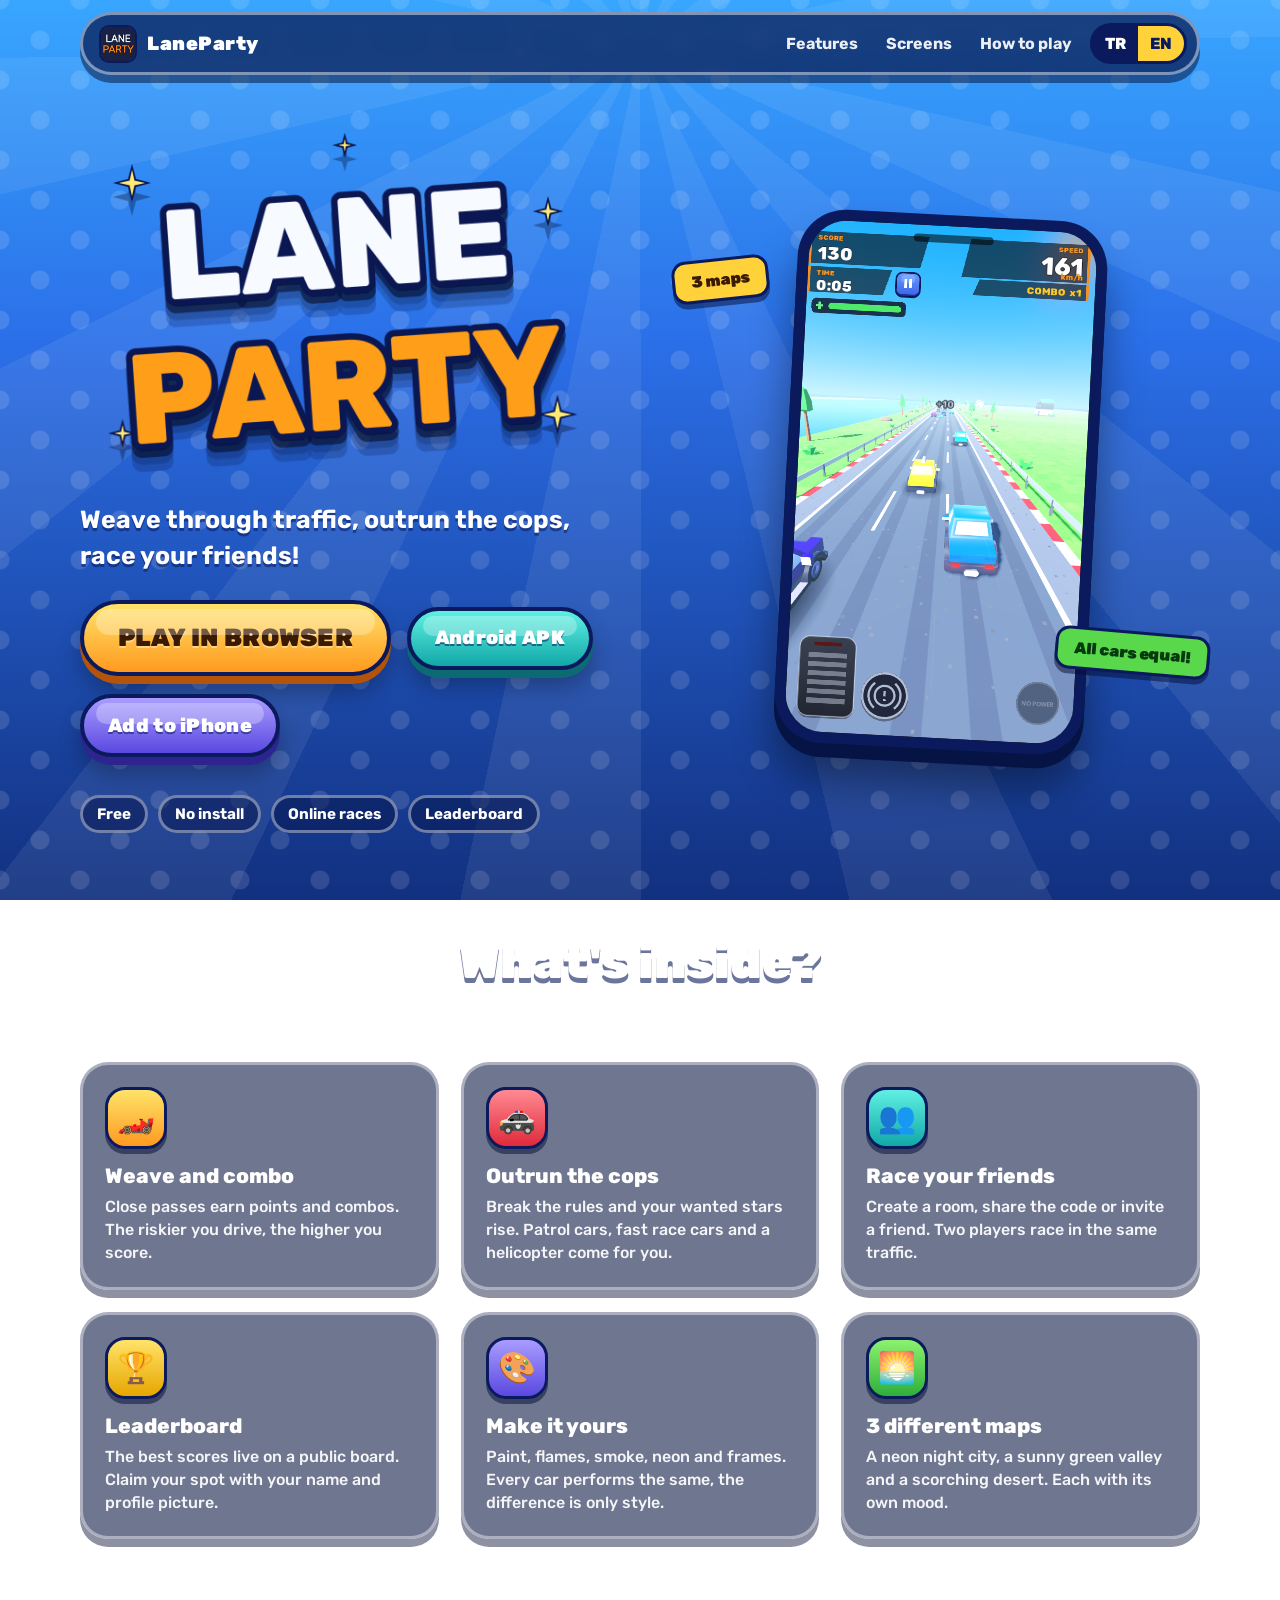
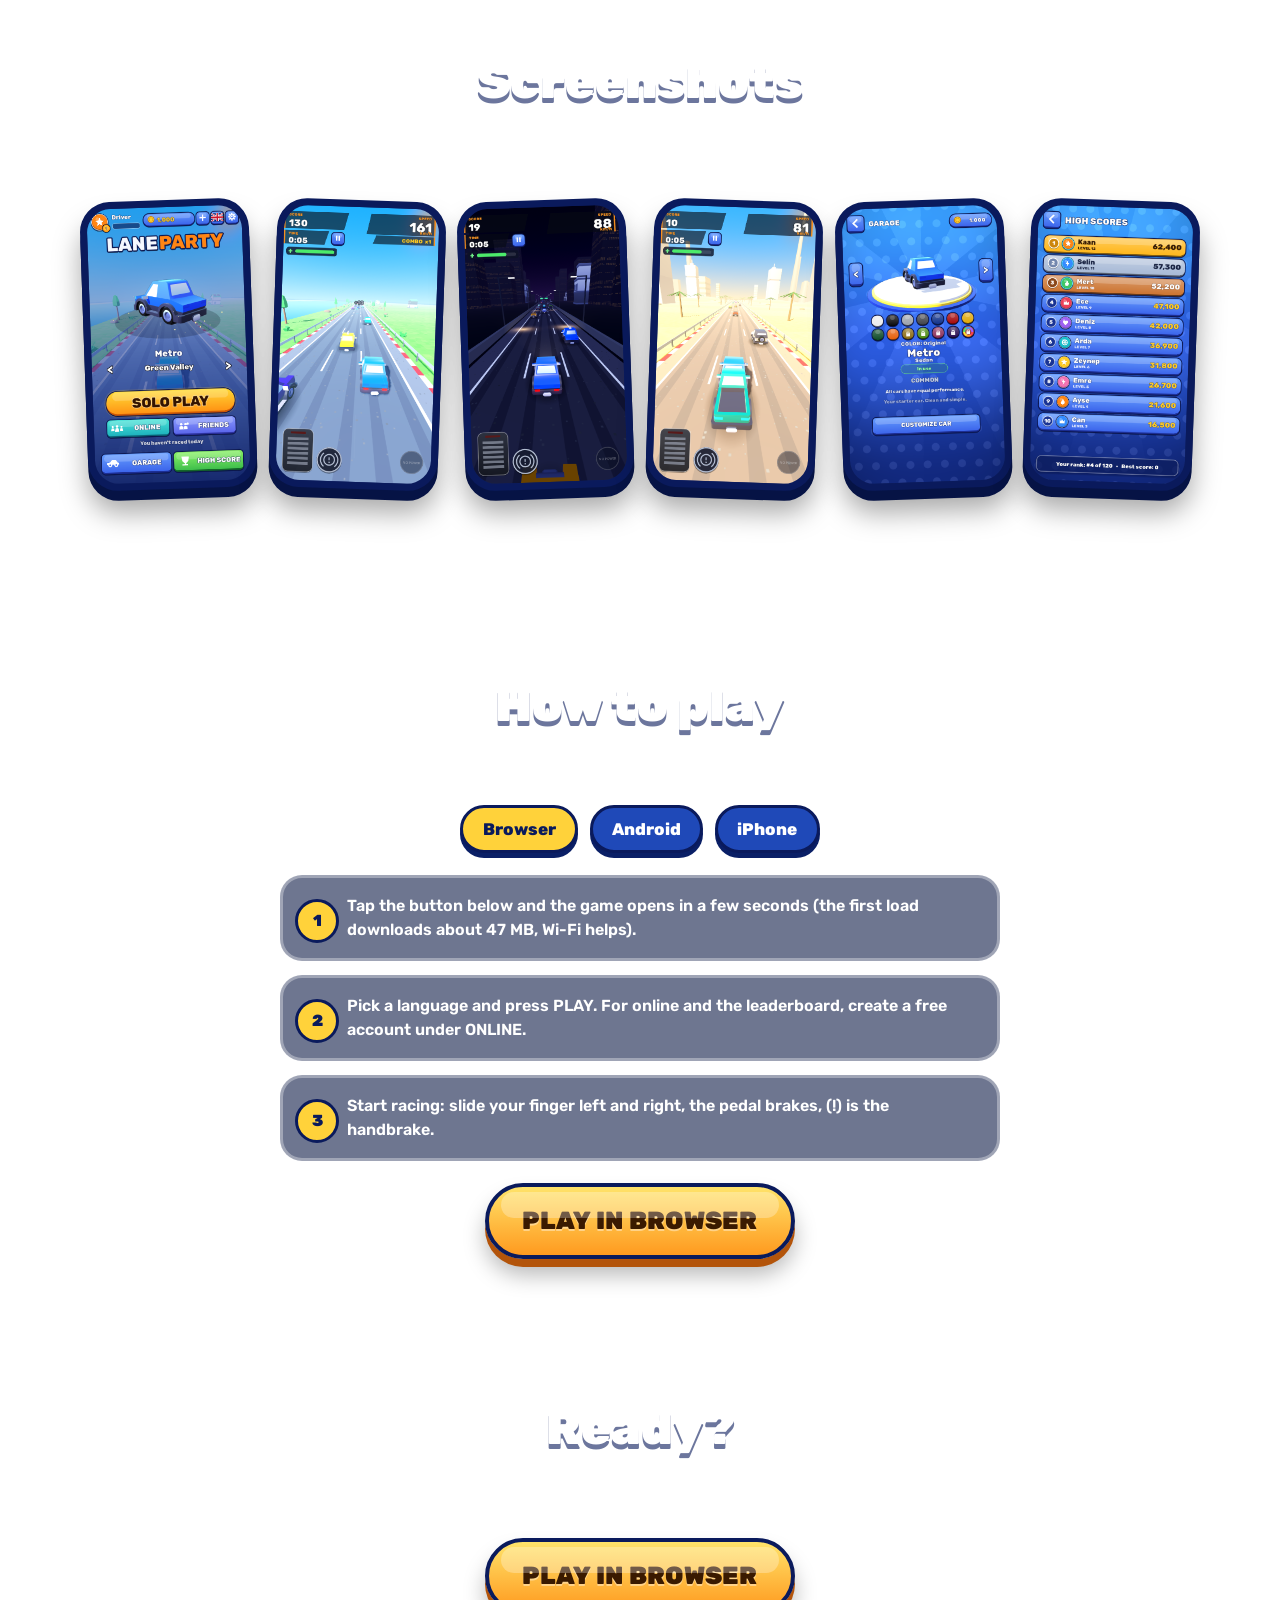
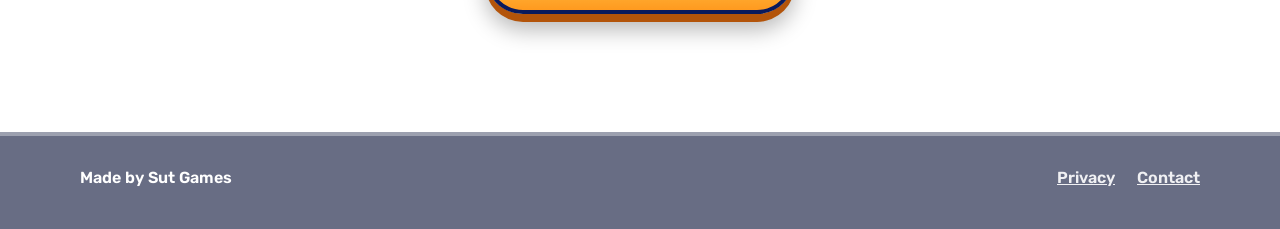
<file: index.html>
<!doctype html>
<html lang="tr">
<head>
<meta charset="utf-8">
<meta name="viewport" content="width=device-width, initial-scale=1">
<title>LaneParty – Otoyol Arcade Yarışı | Highway Arcade Racing</title>
<meta name="description" content="LaneParty: ücretsiz, hızlı otoyol arcade yarışı. Trafikte makas at, polisten kaç, arkadaşlarınla online yarış ve skor tablosuna gir. / Free highway arcade racer: weave through traffic, outrun the cops, race friends online.">
<meta name="theme-color" content="#2b6fe8">
<meta property="og:type" content="website">
<meta property="og:title" content="LaneParty – Highway Arcade Racing">
<meta property="og:description" content="Weave through traffic, outrun the cops, race your friends. Free, plays in your browser.">
<meta property="og:url" content="https://sutgames.com/">
<meta property="og:image" content="https://sutgames.com/img/og.png">
<meta name="twitter:card" content="summary_large_image">
<link rel="icon" href="img/icon.png">
<link rel="canonical" href="https://sutgames.com/">
<link rel="apple-touch-icon" href="img/icon.png">
<link rel="stylesheet" href="style.css">
</head>
<body>

<header class="nav">
  <a class="brand" href="#top"><img src="img/icon.png" alt="" width="38" height="38"><span>LaneParty</span></a>
  <nav>
    <a href="#features" data-i18n="nav_features">Özellikler</a>
    <a href="#screens" data-i18n="nav_screens">Ekranlar</a>
    <a href="#play" data-i18n="nav_play">Nasıl oynarım?</a>
  </nav>
  <div class="lang" role="group" aria-label="Language">
    <button type="button" data-l="tr" aria-pressed="true">TR</button>
    <button type="button" data-l="en" aria-pressed="false">EN</button>
  </div>
</header>

<main id="top">
  <div class="wrap hero">
    <div class="copy">
      <h1><span style="position:absolute;left:-9999px">LaneParty</span><img class="logo float" src="img/logo.png" alt="LaneParty" width="520" height="359"></h1>
      <p class="lead" data-i18n="lead">Otoyolda makas at, polisten kaç, arkadaşlarınla yarış!</p>
      <div class="cta">
        <a class="btn btn-play" id="playLink" href="/play/" data-i18n="play">TARAYICIDA OYNA</a>
        <a class="btn btn-teal" id="apkLink" href="https://github.com/emirhansut/laneparty-download/releases/download/v0.2.0/LaneParty-0.2.0.apk" data-i18n="android">Android APK</a>
        <a class="btn btn-purple" href="#play" data-i18n="iphone">iPhone'a ekle</a>
      </div>
      <div class="pills">
        <span class="pill" data-i18n="p1">Ücretsiz</span><span class="pill" data-i18n="p2">Kurulum yok</span>
        <span class="pill" data-i18n="p3">Online yarış</span><span class="pill" data-i18n="p4">Skor tablosu</span>
      </div>
    </div>
    <div class="stage">
      <div class="phone" aria-hidden="true"><div class="shots">
        <img class="on" src="img/race_green.png" alt="">
        <img src="img/race_night.png" alt="">
        <img src="img/race_desert.png" alt="">
        <img src="img/leaderboard.png" alt="">
      </div></div>
      <span class="badge a" data-i18n="badge_a">3 harita</span>
      <span class="badge b" data-i18n="badge_b">Hepsi eşit araç!</span>
    </div>
  </div>

  <section id="features">
    <div class="wrap">
      <h2 class="title reveal" data-i18n="f_title">Neler var?</h2>
      <p class="sub reveal" data-i18n="f_sub">Kısa, hızlı, bağımlılık yapan otoyol yarışı.</p>
      <div class="grid">
        <article class="card c1 reveal"><div class="ico">🏎️</div><h3 data-i18n="f1h">Makas at, kombo yap</h3><p data-i18n="f1p"></p></article>
        <article class="card c2 reveal"><div class="ico">🚓</div><h3 data-i18n="f2h">Polisten kaç</h3><p data-i18n="f2p"></p></article>
        <article class="card c3 reveal"><div class="ico">👥</div><h3 data-i18n="f3h">Arkadaşlarınla yarış</h3><p data-i18n="f3p"></p></article>
        <article class="card c4 reveal"><div class="ico">🏆</div><h3 data-i18n="f4h">Skor tablosu</h3><p data-i18n="f4p"></p></article>
        <article class="card c5 reveal"><div class="ico">🎨</div><h3 data-i18n="f5h">Kendi tarzını yarat</h3><p data-i18n="f5p"></p></article>
        <article class="card c6 reveal"><div class="ico">🌅</div><h3 data-i18n="f6h">3 farklı harita</h3><p data-i18n="f6p"></p></article>
      </div>
    </div>
  </section>

  <section id="screens">
    <div class="wrap">
      <h2 class="title reveal" data-i18n="s_title">Oyundan kareler</h2>
      <p class="sub reveal" data-i18n="s_sub">Telefonda dikey, tek elle.</p>
    </div>
    <div class="wrap">
      <div class="gallery">
        <figure><div class="ph"><img loading="lazy" src="img/home.png" alt=""></div><figcaption data-i18n="cap1">Ana menü</figcaption></figure>
        <figure><div class="ph"><img loading="lazy" src="img/race_green.png" alt=""></div><figcaption data-i18n="cap2">Yeşil Vadi</figcaption></figure>
        <figure><div class="ph"><img loading="lazy" src="img/race_night.png" alt=""></div><figcaption data-i18n="cap3">Gece Sürüşü</figcaption></figure>
        <figure><div class="ph"><img loading="lazy" src="img/race_desert.png" alt=""></div><figcaption data-i18n="cap4">Çöl</figcaption></figure>
        <figure><div class="ph"><img loading="lazy" src="img/garage.png" alt=""></div><figcaption data-i18n="cap5">Garaj</figcaption></figure>
        <figure><div class="ph"><img loading="lazy" src="img/leaderboard.png" alt=""></div><figcaption data-i18n="cap6">Skor tablosu</figcaption></figure>
      </div>
    </div>
  </section>

  <section id="play">
    <div class="wrap">
      <h2 class="title reveal" data-i18n="i_title">Nasıl oynarım?</h2>
      <p class="sub reveal" data-i18n="i_sub">En hızlısı tarayıcı.</p>
      <div class="tabs" role="tablist">
        <button class="tab" role="tab" data-p="p_web" aria-selected="true" data-i18n="tab_web">Tarayıcı</button>
        <button class="tab" role="tab" data-p="p_and" aria-selected="false" data-i18n="tab_and">Android</button>
        <button class="tab" role="tab" data-p="p_ios" aria-selected="false" data-i18n="tab_ios">iPhone</button>
      </div>
      <div class="panel on" id="p_web">
        <ol class="steps"><li data-i18n="w1"></li><li data-i18n="w2"></li><li data-i18n="w3"></li></ol>
        <div class="row"><a class="btn btn-play" href="/play/" data-i18n="play">TARAYICIDA OYNA</a></div>
      </div>
      <div class="panel" id="p_and">
        <ol class="steps"><li data-i18n="a1"></li><li data-i18n="a2"></li><li data-i18n="a3"></li></ol>
        <div class="row"><a class="btn btn-teal" href="https://github.com/emirhansut/laneparty-download/releases/download/v0.2.0/LaneParty-0.2.0.apk" data-i18n="android">Android APK</a></div>
        <p class="note" style="margin-top:18px" data-i18n="a_note"></p>
      </div>
      <div class="panel" id="p_ios">
        <ol class="steps"><li data-i18n="i1"></li><li data-i18n="i2"></li><li data-i18n="i3"></li></ol>
        <div class="row"><a class="btn btn-purple" href="/play/" data-i18n="play">TARAYICIDA OYNA</a></div>
        <p class="note" style="margin-top:18px" data-i18n="i_note"></p>
      </div>
    </div>
  </section>

  <section class="final">
    <div class="wrap reveal">
      <h2 class="title" data-i18n="final_h">Hazır mısın?</h2>
      <p class="sub" data-i18n="final_p">Bir tur at, skorunu tabloya yaz.</p>
      <a class="btn btn-play" href="/play/" data-i18n="play">TARAYICIDA OYNA</a>
    </div>
  </section>
</main>

<footer>
  <div class="wrap">
    <span data-i18n="foot_made">Sut Games tarafından yapıldı</span>
    <span class="links"><a href="privacy.html" data-i18n="privacy">Gizlilik</a><a href="https://sutworks.com" data-i18n="contact">İletişim</a></span>
  </div>
</footer>

<script src="app.js"></script>
</body>
</html>
</file>
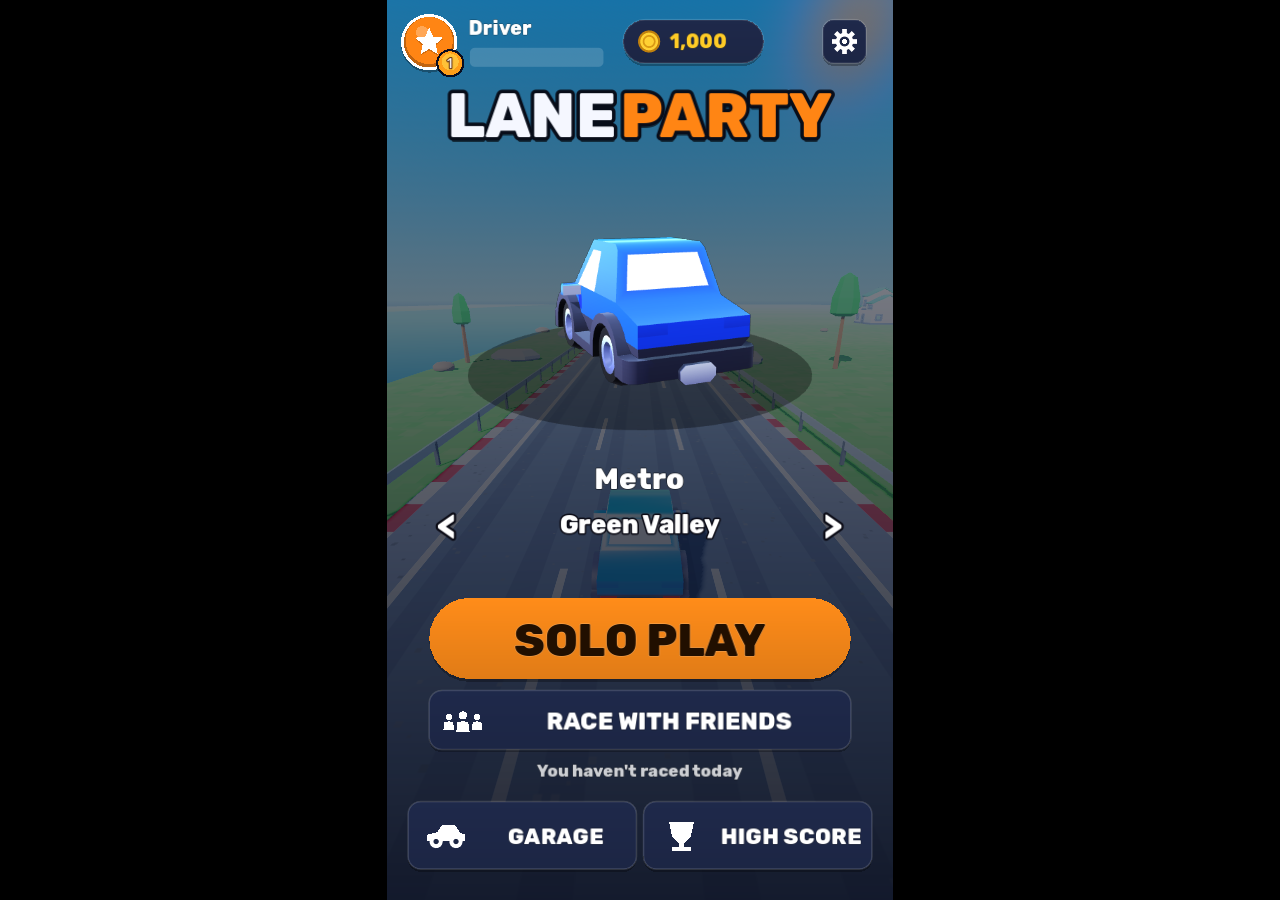
<file: play2/index.html>
<!DOCTYPE html>
<html lang="en">
	<head>
		<meta charset="utf-8">
		<meta name="viewport" content="width=device-width, user-scalable=no, initial-scale=1.0">
		<title>LaneParty</title>
		<style>
html, body, #canvas {
	margin: 0;
	padding: 0;
	border: 0;
}

body {
	color: white;
	background-color: black;
	overflow: hidden;
	touch-action: none;
}

#canvas {
	display: block;
}

#canvas:focus {
	outline: none;
}

#status, #status-splash, #status-progress {
	position: absolute;
	left: 0;
	right: 0;
}

#status, #status-splash {
	top: 0;
	bottom: 0;
}

#status {
	background-color: #0a0d1f;
	display: flex;
	flex-direction: column;
	justify-content: center;
	align-items: center;
	visibility: hidden;
}

#status-splash {
	max-height: 100%;
	max-width: 100%;
	margin: auto;
}

#status-splash.show-image--false {
	display: none;
}

#status-splash.fullsize--true {
	height: 100%;
	width: 100%;
	object-fit: contain;
}

#status-splash.use-filter--false {
	image-rendering: pixelated;
}

#status-progress, #status-notice {
	display: none;
}

#status-progress {
	bottom: 10%;
	width: 50%;
	margin: 0 auto;
}

#status-notice {
	background-color: #5b3943;
	border-radius: 0.5rem;
	border: 1px solid #9b3943;
	color: #e0e0e0;
	font-family: 'Noto Sans', 'Droid Sans', Arial, sans-serif;
	line-height: 1.3;
	margin: 0 2rem;
	overflow: hidden;
	padding: 1rem;
	text-align: center;
	z-index: 1;
}
		</style>
		<link id="-gd-engine-icon" rel="icon" type="image/png" href="index.icon.png" />
<link rel="apple-touch-icon" href="index.apple-touch-icon.png"/>

	</head>
	<body>
		<canvas id="canvas">
			Your browser does not support the canvas tag.
		</canvas>

		<noscript>
			Your browser does not support JavaScript.
		</noscript>

		<div id="status">
			<img id="status-splash" class="show-image--true fullsize--false use-filter--true" src="index.png" alt="">
			<progress id="status-progress"></progress>
			<div id="status-notice"></div>
		</div>

		<script src="index.js"></script>
		<script>
const GODOT_CONFIG = {"args":[],"canvasResizePolicy":2,"emscriptenPoolSize":8,"ensureCrossOriginIsolationHeaders":true,"executable":"index","experimentalVK":false,"fileSizes":{"index.pck":5866988,"index.wasm":39514754},"focusCanvas":true,"gdextensionLibs":[],"godotPoolSize":4};
const GODOT_THREADS_ENABLED = false;
const engine = new Engine(GODOT_CONFIG);

(function () {
	const statusOverlay = document.getElementById('status');
	const statusProgress = document.getElementById('status-progress');
	const statusNotice = document.getElementById('status-notice');

	let initializing = true;
	let statusMode = '';

	function setStatusMode(mode) {
		if (statusMode === mode || !initializing) {
			return;
		}
		if (mode === 'hidden') {
			statusOverlay.remove();
			initializing = false;
			return;
		}
		statusOverlay.style.visibility = 'visible';
		statusProgress.style.display = mode === 'progress' ? 'block' : 'none';
		statusNotice.style.display = mode === 'notice' ? 'block' : 'none';
		statusMode = mode;
	}

	function setStatusNotice(text) {
		while (statusNotice.lastChild) {
			statusNotice.removeChild(statusNotice.lastChild);
		}
		const lines = text.split('\n');
		lines.forEach((line) => {
			statusNotice.appendChild(document.createTextNode(line));
			statusNotice.appendChild(document.createElement('br'));
		});
	}

	function displayFailureNotice(err) {
		console.error(err);
		if (err instanceof Error) {
			setStatusNotice(err.message);
		} else if (typeof err === 'string') {
			setStatusNotice(err);
		} else {
			setStatusNotice('An unknown error occurred.');
		}
		setStatusMode('notice');
		initializing = false;
	}

	const missing = Engine.getMissingFeatures({
		threads: GODOT_THREADS_ENABLED,
	});

	if (missing.length !== 0) {
		if (GODOT_CONFIG['serviceWorker'] && GODOT_CONFIG['ensureCrossOriginIsolationHeaders'] && 'serviceWorker' in navigator) {
			let serviceWorkerRegistrationPromise;
			try {
				serviceWorkerRegistrationPromise = navigator.serviceWorker.getRegistration();
			} catch (err) {
				serviceWorkerRegistrationPromise = Promise.reject(new Error('Service worker registration failed.'));
			}
			// There's a chance that installing the service worker would fix the issue
			Promise.race([
				serviceWorkerRegistrationPromise.then((registration) => {
					if (registration != null) {
						return Promise.reject(new Error('Service worker already exists.'));
					}
					return registration;
				}).then(() => engine.installServiceWorker()),
				// For some reason, `getRegistration()` can stall
				new Promise((resolve) => {
					setTimeout(() => resolve(), 2000);
				}),
			]).then(() => {
				// Reload if there was no error.
				window.location.reload();
			}).catch((err) => {
				console.error('Error while registering service worker:', err);
			});
		} else {
			// Display the message as usual
			const missingMsg = 'Error\nThe following features required to run Godot projects on the Web are missing:\n';
			displayFailureNotice(missingMsg + missing.join('\n'));
		}
	} else {
		setStatusMode('progress');
		engine.startGame({
			'onProgress': function (current, total) {
				if (current > 0 && total > 0) {
					statusProgress.value = current;
					statusProgress.max = total;
				} else {
					statusProgress.removeAttribute('value');
					statusProgress.removeAttribute('max');
				}
			},
		}).then(() => {
			setStatusMode('hidden');
		}, displayFailureNotice);
	}
}());
		</script>
	</body>
</html>
</file>
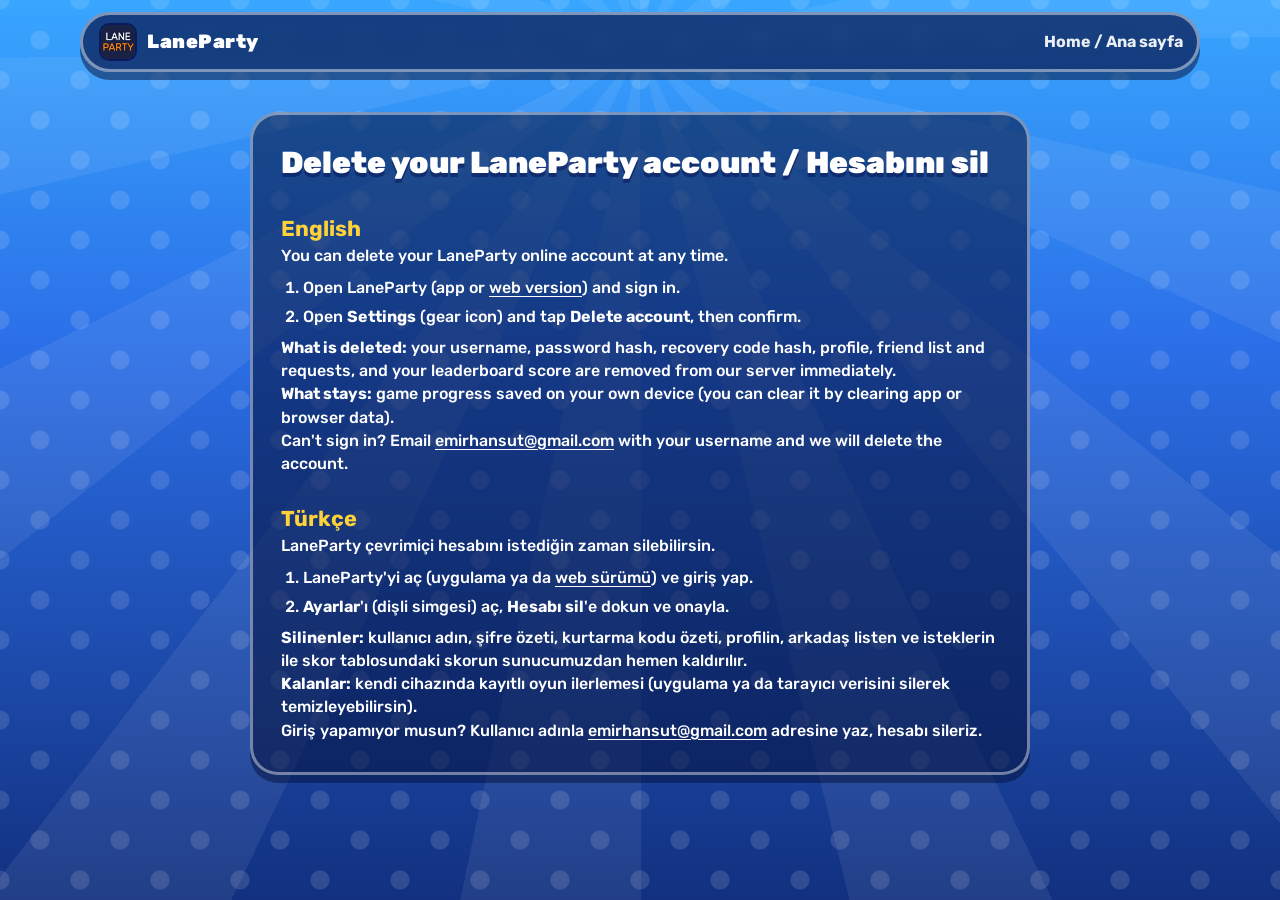
<file: delete-account.html>
<!doctype html>
<html lang="en">
<head>
<meta charset="utf-8">
<meta name="viewport" content="width=device-width, initial-scale=1">
<title>Delete your LaneParty account / Hesabını sil</title>
<meta name="robots" content="index,follow">
<link rel="icon" href="img/icon.png">
<link rel="stylesheet" href="style.css">
<style>
  .doc { width: min(780px, 92vw); margin: 40px auto 60px; background: var(--card); border: 3px solid rgba(255,255,255,.42); border-radius: 28px; padding: 26px 28px 30px; box-shadow: 0 8px 0 rgba(4,12,50,.45); }
  .doc h1 { font-size: 1.9rem; font-weight: 900; text-shadow: 0 4px 0 rgba(10,26,92,.6); }
  .doc h2 { margin-top: 28px; font-size: 1.35rem; color: var(--yellow); }
  .doc p, .doc li { font-weight: 500; }
  .doc ol, .doc ul { margin: 8px 0 8px 22px; display: grid; gap: 6px; }
  .doc a { text-decoration: underline; text-underline-offset: 3px; }
</style>
</head>
<body>
<header class="nav" style="margin-bottom:0">
  <a class="brand" href="/"><img src="img/icon.png" alt="" width="38" height="38"><span>LaneParty</span></a>
  <nav><a href="/">Home / Ana sayfa</a></nav>
</header>
<main class="doc">
<h1>Delete your LaneParty account / Hesabını sil</h1>

<h2>English</h2>
<p>You can delete your LaneParty online account at any time.</p>
<ol>
<li>Open LaneParty (app or <a href="/play/">web version</a>) and sign in.</li>
<li>Open <b>Settings</b> (gear icon) and tap <b>Delete account</b>, then confirm.</li>
</ol>
<p><b>What is deleted:</b> your username, password hash, recovery code hash, profile, friend list and requests, and your leaderboard score are removed from our server immediately.<br>
<b>What stays:</b> game progress saved on your own device (you can clear it by clearing app or browser data).</p>
<p>Can't sign in? Email <a href="mailto:emirhansut@gmail.com">emirhansut@gmail.com</a> with your username and we will delete the account.</p>

<h2>Türkçe</h2>
<p>LaneParty çevrimiçi hesabını istediğin zaman silebilirsin.</p>
<ol>
<li>LaneParty'yi aç (uygulama ya da <a href="/play/">web sürümü</a>) ve giriş yap.</li>
<li><b>Ayarlar</b>'ı (dişli simgesi) aç, <b>Hesabı sil</b>'e dokun ve onayla.</li>
</ol>
<p><b>Silinenler:</b> kullanıcı adın, şifre özeti, kurtarma kodu özeti, profilin, arkadaş listen ve isteklerin ile skor tablosundaki skorun sunucumuzdan hemen kaldırılır.<br>
<b>Kalanlar:</b> kendi cihazında kayıtlı oyun ilerlemesi (uygulama ya da tarayıcı verisini silerek temizleyebilirsin).</p>
<p>Giriş yapamıyor musun? Kullanıcı adınla <a href="mailto:emirhansut@gmail.com">emirhansut@gmail.com</a> adresine yaz, hesabı sileriz.</p>
</main>
</body>
</html>
</file>
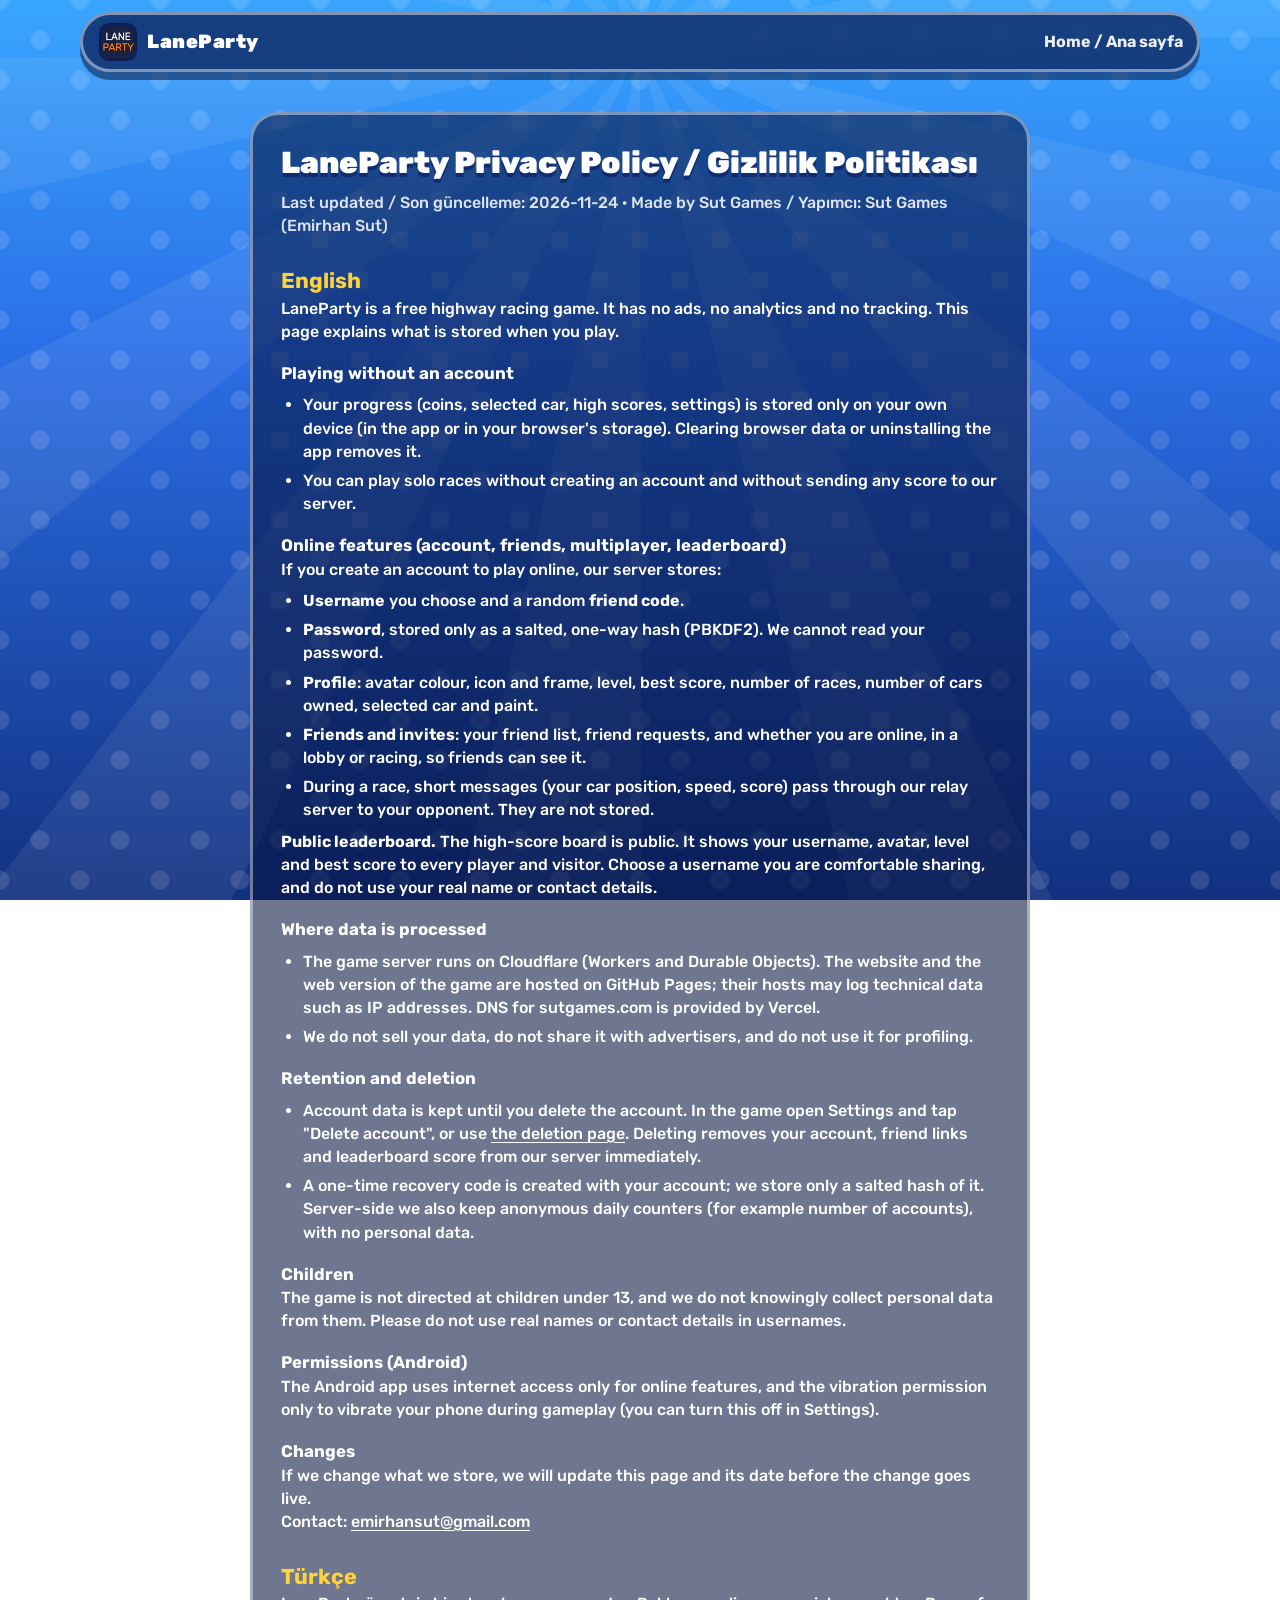
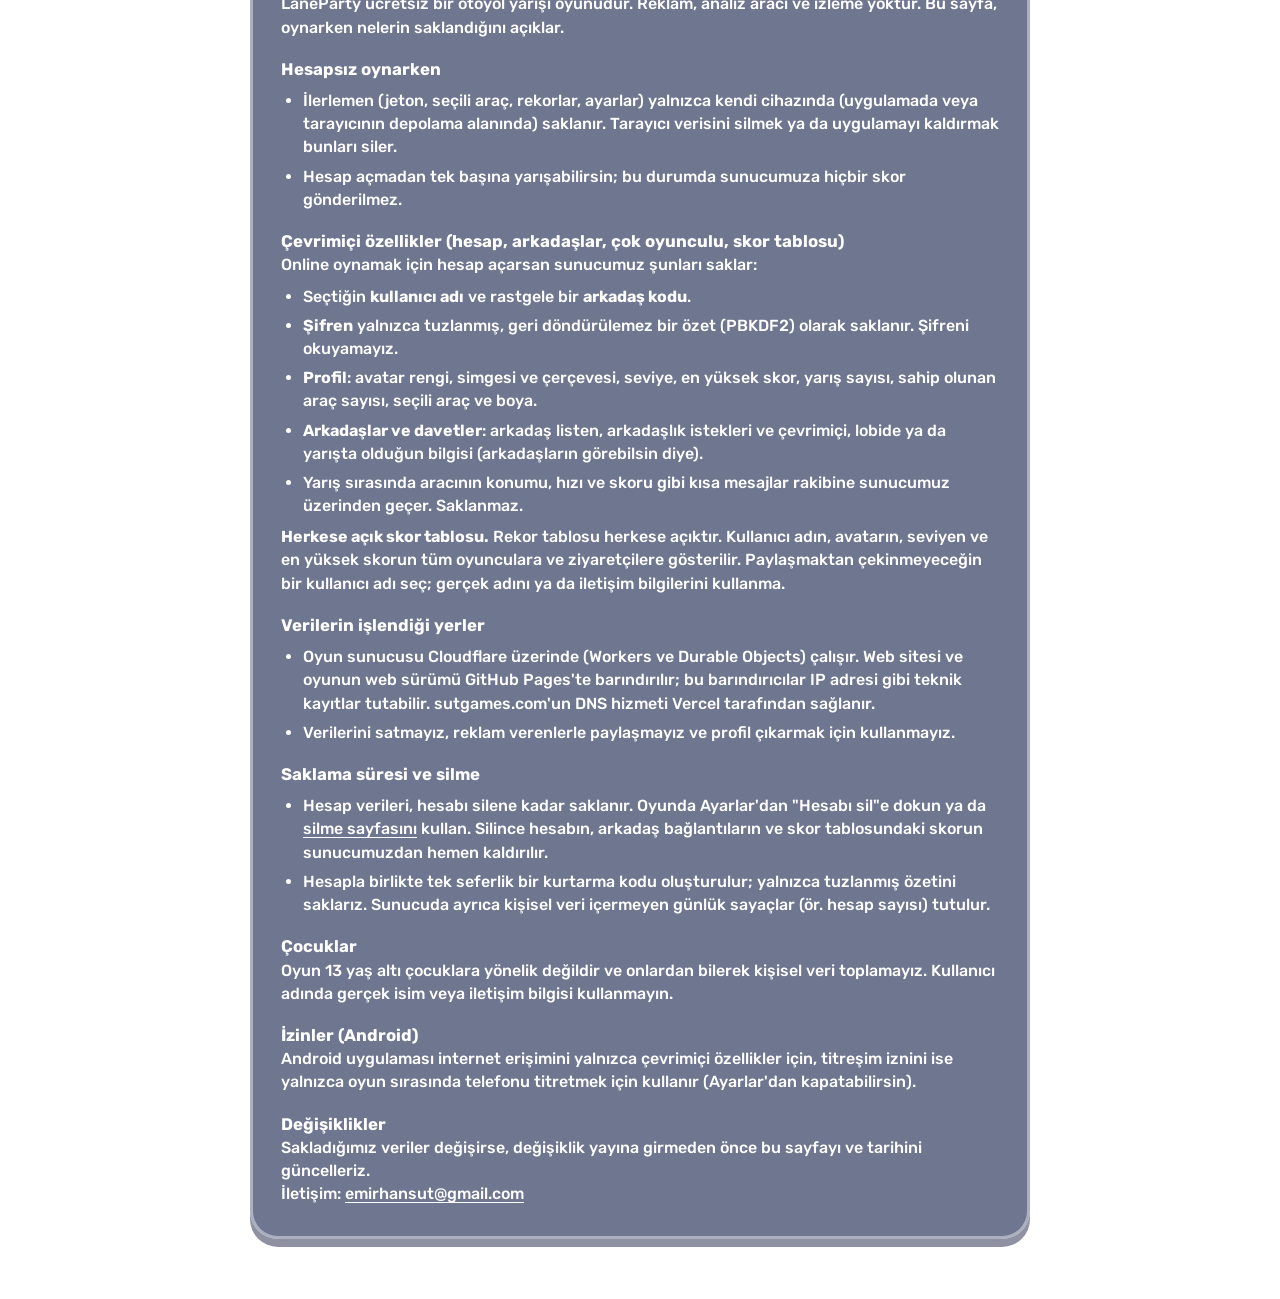
<file: privacy.html>
<!doctype html>
<html lang="en">
<head>
<meta charset="utf-8">
<meta name="viewport" content="width=device-width, initial-scale=1">
<title>LaneParty Privacy Policy / Gizlilik Politikası</title>
<meta name="robots" content="index,follow">
<link rel="icon" href="img/icon.png">
<link rel="stylesheet" href="style.css">
<style>
  .doc { width: min(780px, 92vw); margin: 40px auto 60px; background: var(--card); border: 3px solid rgba(255,255,255,.42); border-radius: 28px; padding: 26px 28px 30px; box-shadow: 0 8px 0 rgba(4,12,50,.45); }
  .doc h1 { font-size: 1.9rem; font-weight: 900; text-shadow: 0 4px 0 rgba(10,26,92,.6); }
  .doc h2 { margin-top: 28px; font-size: 1.35rem; color: var(--yellow); }
  .doc h3 { margin-top: 18px; font-size: 1.05rem; }
  .doc p, .doc li { font-weight: 500; }
  .doc ul { margin: 8px 0 8px 22px; display: grid; gap: 6px; }
  .doc a { text-decoration: underline; text-underline-offset: 3px; }
  .meta { opacity: .85; margin: 6px 0 4px; }
</style>
</head>
<body>
<header class="nav" style="margin-bottom:0">
  <a class="brand" href="/"><img src="img/icon.png" alt="" width="38" height="38"><span>LaneParty</span></a>
  <nav><a href="/">Home / Ana sayfa</a></nav>
</header>

<main class="doc">
<h1>LaneParty Privacy Policy / Gizlilik Politikası</h1>
<p class="meta">Last updated / Son güncelleme: 2026-11-24 · Made by Sut Games / Yapımcı: Sut Games (Emirhan Sut)</p>

<h2>English</h2>
<p>LaneParty is a free highway racing game. It has no ads, no analytics and no tracking. This page explains what is stored when you play.</p>

<h3>Playing without an account</h3>
<ul>
<li>Your progress (coins, selected car, high scores, settings) is stored only on your own device (in the app or in your browser's storage). Clearing browser data or uninstalling the app removes it.</li>
<li>You can play solo races without creating an account and without sending any score to our server.</li>
</ul>

<h3>Online features (account, friends, multiplayer, leaderboard)</h3>
<p>If you create an account to play online, our server stores:</p>
<ul>
<li><b>Username</b> you choose and a random <b>friend code</b>.</li>
<li><b>Password</b>, stored only as a salted, one-way hash (PBKDF2). We cannot read your password.</li>
<li><b>Profile</b>: avatar colour, icon and frame, level, best score, number of races, number of cars owned, selected car and paint.</li>
<li><b>Friends and invites</b>: your friend list, friend requests, and whether you are online, in a lobby or racing, so friends can see it.</li>
<li>During a race, short messages (your car position, speed, score) pass through our relay server to your opponent. They are not stored.</li>
</ul>
<p><b>Public leaderboard.</b> The high-score board is public. It shows your username, avatar, level and best score to every player and visitor. Choose a username you are comfortable sharing, and do not use your real name or contact details.</p>

<h3>Where data is processed</h3>
<ul>
<li>The game server runs on Cloudflare (Workers and Durable Objects). The website and the web version of the game are hosted on GitHub Pages; their hosts may log technical data such as IP addresses. DNS for sutgames.com is provided by Vercel.</li>
<li>We do not sell your data, do not share it with advertisers, and do not use it for profiling.</li>
</ul>

<h3>Retention and deletion</h3>
<ul>
<li>Account data is kept until you delete the account. In the game open Settings and tap "Delete account", or use <a href="delete-account.html">the deletion page</a>. Deleting removes your account, friend links and leaderboard score from our server immediately.</li>
<li>A one-time recovery code is created with your account; we store only a salted hash of it. Server-side we also keep anonymous daily counters (for example number of accounts), with no personal data.</li>
</ul>

<h3>Children</h3>
<p>The game is not directed at children under 13, and we do not knowingly collect personal data from them. Please do not use real names or contact details in usernames.</p>

<h3>Permissions (Android)</h3>
<p>The Android app uses internet access only for online features, and the vibration permission only to vibrate your phone during gameplay (you can turn this off in Settings).</p>

<h3>Changes</h3>
<p>If we change what we store, we will update this page and its date before the change goes live.</p>
<p>Contact: <a href="mailto:emirhansut@gmail.com">emirhansut@gmail.com</a></p>

<h2>Türkçe</h2>
<p>LaneParty ücretsiz bir otoyol yarışı oyunudur. Reklam, analiz aracı ve izleme yoktur. Bu sayfa, oynarken nelerin saklandığını açıklar.</p>

<h3>Hesapsız oynarken</h3>
<ul>
<li>İlerlemen (jeton, seçili araç, rekorlar, ayarlar) yalnızca kendi cihazında (uygulamada veya tarayıcının depolama alanında) saklanır. Tarayıcı verisini silmek ya da uygulamayı kaldırmak bunları siler.</li>
<li>Hesap açmadan tek başına yarışabilirsin; bu durumda sunucumuza hiçbir skor gönderilmez.</li>
</ul>

<h3>Çevrimiçi özellikler (hesap, arkadaşlar, çok oyunculu, skor tablosu)</h3>
<p>Online oynamak için hesap açarsan sunucumuz şunları saklar:</p>
<ul>
<li>Seçtiğin <b>kullanıcı adı</b> ve rastgele bir <b>arkadaş kodu</b>.</li>
<li><b>Şifren</b> yalnızca tuzlanmış, geri döndürülemez bir özet (PBKDF2) olarak saklanır. Şifreni okuyamayız.</li>
<li><b>Profil</b>: avatar rengi, simgesi ve çerçevesi, seviye, en yüksek skor, yarış sayısı, sahip olunan araç sayısı, seçili araç ve boya.</li>
<li><b>Arkadaşlar ve davetler</b>: arkadaş listen, arkadaşlık istekleri ve çevrimiçi, lobide ya da yarışta olduğun bilgisi (arkadaşların görebilsin diye).</li>
<li>Yarış sırasında aracının konumu, hızı ve skoru gibi kısa mesajlar rakibine sunucumuz üzerinden geçer. Saklanmaz.</li>
</ul>
<p><b>Herkese açık skor tablosu.</b> Rekor tablosu herkese açıktır. Kullanıcı adın, avatarın, seviyen ve en yüksek skorun tüm oyunculara ve ziyaretçilere gösterilir. Paylaşmaktan çekinmeyeceğin bir kullanıcı adı seç; gerçek adını ya da iletişim bilgilerini kullanma.</p>

<h3>Verilerin işlendiği yerler</h3>
<ul>
<li>Oyun sunucusu Cloudflare üzerinde (Workers ve Durable Objects) çalışır. Web sitesi ve oyunun web sürümü GitHub Pages'te barındırılır; bu barındırıcılar IP adresi gibi teknik kayıtlar tutabilir. sutgames.com'un DNS hizmeti Vercel tarafından sağlanır.</li>
<li>Verilerini satmayız, reklam verenlerle paylaşmayız ve profil çıkarmak için kullanmayız.</li>
</ul>

<h3>Saklama süresi ve silme</h3>
<ul>
<li>Hesap verileri, hesabı silene kadar saklanır. Oyunda Ayarlar'dan "Hesabı sil"e dokun ya da <a href="delete-account.html">silme sayfasını</a> kullan. Silince hesabın, arkadaş bağlantıların ve skor tablosundaki skorun sunucumuzdan hemen kaldırılır.</li>
<li>Hesapla birlikte tek seferlik bir kurtarma kodu oluşturulur; yalnızca tuzlanmış özetini saklarız. Sunucuda ayrıca kişisel veri içermeyen günlük sayaçlar (ör. hesap sayısı) tutulur.</li>
</ul>

<h3>Çocuklar</h3>
<p>Oyun 13 yaş altı çocuklara yönelik değildir ve onlardan bilerek kişisel veri toplamayız. Kullanıcı adında gerçek isim veya iletişim bilgisi kullanmayın.</p>

<h3>İzinler (Android)</h3>
<p>Android uygulaması internet erişimini yalnızca çevrimiçi özellikler için, titreşim iznini ise yalnızca oyun sırasında telefonu titretmek için kullanır (Ayarlar'dan kapatabilirsin).</p>

<h3>Değişiklikler</h3>
<p>Sakladığımız veriler değişirse, değişiklik yayına girmeden önce bu sayfayı ve tarihini güncelleriz.</p>
<p>İletişim: <a href="mailto:emirhansut@gmail.com">emirhansut@gmail.com</a></p>
</main>
</body>
</html>
</file>
<file: style.css>
@font-face { font-family: "Rubik"; src: url("fonts/Rubik.ttf") format("truetype"); font-weight: 300 900; font-display: swap; }

:root {
  --b1: #38a6ff; --b2: #2b6fe8; --b3: #12307f; --ink: #0a1a5c;
  --yellow: #ffd23a; --orange: #ff8c1a; --teal: #27d6c9; --purple: #7c6bff; --green: #58d84a; --red: #ff5a64;
  --card: rgba(6, 19, 64, .58);
}
* { box-sizing: border-box; margin: 0; padding: 0; }
html { scroll-behavior: smooth; }
body {
  font-family: "Rubik", system-ui, -apple-system, "Segoe UI", sans-serif;
  font-weight: 500; color: #fff; line-height: 1.45; overflow-x: hidden;
  background: linear-gradient(180deg, var(--b1) 0%, var(--b2) 38%, var(--b3) 100%) fixed;
}
/* Hareketli zemin: dönen ışınlar + süzülen puantiye (oyun menüsüyle aynı) */
body::before {
  content: ""; position: fixed; inset: -30%; z-index: -2; pointer-events: none;
  background: repeating-conic-gradient(from 0deg at 50% 22%, rgba(255,255,255,.07) 0 12deg, transparent 12deg 25.7deg);
  animation: spin 90s linear infinite;
}
body::after {
  content: ""; position: fixed; inset: 0; z-index: -1; pointer-events: none;
  background:
    radial-gradient(circle, rgba(255,255,255,.13) 0 9px, transparent 10px) 0 0 / 80px 80px,
    radial-gradient(circle, rgba(255,255,255,.13) 0 9px, transparent 10px) 40px 40px / 80px 80px;
  animation: drift 14s linear infinite;
}
@keyframes spin { to { transform: rotate(360deg); } }
@keyframes drift { to { background-position: 0 -80px, 40px -40px; } }
@media (prefers-reduced-motion: reduce) { body::before, body::after, .float, .phone { animation: none !important; } }

a { color: inherit; }
.wrap { width: min(1120px, 92vw); margin: 0 auto; }

/* ---------- üst çubuk ---------- */
.nav {
  position: sticky; top: 12px; z-index: 20; margin: 12px auto 0; width: min(1120px, 94vw);
  display: flex; align-items: center; gap: 14px; padding: 8px 10px 8px 16px;
  background: rgba(8, 24, 80, .72); backdrop-filter: blur(10px);
  border: 3px solid rgba(255,255,255,.45); border-radius: 999px; box-shadow: 0 8px 0 rgba(4,12,50,.5);
}
.brand { display: flex; align-items: center; gap: 10px; font-weight: 900; font-size: 1.2rem; text-decoration: none; letter-spacing: .5px; }
.brand img { width: 38px; height: 38px; border-radius: 10px; border: 2px solid var(--ink); }
.nav nav { margin-left: auto; display: flex; gap: 20px; font-weight: 700; }
.nav nav a { text-decoration: none; opacity: .92; padding: 6px 4px; }
.nav nav a:hover { opacity: 1; text-decoration: underline; text-underline-offset: 6px; text-decoration-thickness: 3px; }
.lang { display: flex; border: 3px solid var(--ink); border-radius: 999px; overflow: hidden; background: #0a1a5c; }
.lang button { background: transparent; color: #fff; border: 0; font: inherit; font-weight: 800; padding: 6px 12px; cursor: pointer; }
.lang button[aria-pressed="true"] { background: var(--yellow); color: var(--ink); }
@media (max-width: 760px) { .nav nav { display: none; } .nav .lang { margin-left: auto; } }

/* ---------- düğmeler: kalın kenar, alt "dudak", cam parlama ---------- */
.btn {
  position: relative; display: inline-flex; align-items: center; justify-content: center; gap: .6rem; cursor: pointer;
  font: inherit; font-weight: 900; font-size: 1.2rem; text-decoration: none; letter-spacing: .3px; color: #fff;
  padding: .85rem 1.5rem; border-radius: 999px; border: 4px solid var(--ink);
  background: linear-gradient(#6fb0ff, #2f6bea); text-shadow: 0 2px 0 rgba(10,26,92,.55);
  box-shadow: 0 8px 0 #12307f, 0 16px 22px rgba(0,0,0,.28); transition: transform .1s, box-shadow .1s, filter .15s;
}
.btn::after { content: ""; position: absolute; left: 12px; right: 12px; top: 5px; height: 38%; border-radius: 999px; background: rgba(255,255,255,.28); pointer-events: none; }
.btn:hover { filter: brightness(1.08); transform: translateY(-2px); }
.btn:active { transform: translateY(6px); box-shadow: 0 2px 0 #12307f, 0 6px 10px rgba(0,0,0,.25); }
.btn-play { background: linear-gradient(#ffe36a, #ff9a1f); color: #3a1a00; text-shadow: 0 2px 0 rgba(255,255,255,.4); box-shadow: 0 8px 0 #b3540a, 0 16px 22px rgba(0,0,0,.28); font-size: 1.55rem; padding: 1rem 2.1rem; }
.btn-play:active { box-shadow: 0 2px 0 #b3540a; }
.btn-teal { background: linear-gradient(#5ff0e2, #12a8a8); box-shadow: 0 8px 0 #0b6a72, 0 16px 22px rgba(0,0,0,.28); }
.btn-purple { background: linear-gradient(#a99cff, #5a49e0); box-shadow: 0 8px 0 #2e2490, 0 16px 22px rgba(0,0,0,.28); }
.btn-green { background: linear-gradient(#8cf26e, #2fae3a); box-shadow: 0 8px 0 #146a22, 0 16px 22px rgba(0,0,0,.28); }
.btn-small { font-size: 1rem; padding: .55rem 1.1rem; box-shadow: 0 5px 0 #12307f; }

/* ---------- hero ---------- */
.hero { display: grid; grid-template-columns: 1.05fr .95fr; align-items: center; gap: 30px; padding: 56px 0 40px; }
.hero h1 { font-size: 0; }
.hero .logo { width: min(520px, 100%); filter: drop-shadow(0 14px 0 rgba(4,12,50,.35)); }
.float { animation: float 4.5s ease-in-out infinite; }
@keyframes float { 50% { transform: translateY(-12px) rotate(-1.5deg); } }
.lead { font-size: clamp(1.15rem, 2.4vw, 1.55rem); font-weight: 700; margin: 12px 0 26px; text-shadow: 0 3px 0 rgba(10,26,92,.55); max-width: 30ch; }
.cta { padding-bottom: 12px; display: flex; flex-wrap: wrap; gap: 18px 16px; align-items: center; }
.pills { display: flex; flex-wrap: wrap; gap: 10px; margin-top: 26px; }
.pill { background: rgba(8,24,80,.55); border: 3px solid rgba(255,255,255,.4); border-radius: 999px; padding: 5px 14px; font-weight: 700; font-size: .95rem; }
.stage { display: grid; place-items: center; position: relative; }
.phone {
  width: min(310px, 66vw); padding: 11px; border-radius: 48px; position: relative;
  background: var(--ink); box-shadow: 0 14px 0 #061345, 0 34px 40px rgba(0,0,0,.4); transform: rotate(3deg);
}
.phone .shots { position: relative; aspect-ratio: 9 / 16; border-radius: 38px; overflow: hidden; background: #000; }
.phone .shots img { position: absolute; inset: 0; width: 100%; height: 100%; object-fit: cover; opacity: 0; transition: opacity .7s; }
.phone .shots img.on { opacity: 1; }
.phone::after { content: ""; position: absolute; top: 20px; z-index: 2; left: 50%; width: 80px; height: 8px; margin-left: -40px; border-radius: 8px; background: rgba(0,0,0,.55); }
.badge { position: absolute; font-weight: 900; padding: 7px 16px; border-radius: 14px; border: 3px solid var(--ink); box-shadow: 0 5px 0 rgba(4,12,50,.5); transform: rotate(-6deg); }
.badge.a { background: var(--yellow); color: #3a1a00; top: 8%; left: -2%; }
.badge.b { background: var(--green); color: #063a0e; bottom: 14%; right: -2%; transform: rotate(5deg); }
@media (max-width: 900px) { .stage { padding: 6px 0 22px; } .phone { transform: rotate(2deg); } .badge { font-size: .85rem; padding: 5px 12px; } .badge.a { left: 4%; top: 6%; } .badge.b { right: 4%; bottom: 10%; } }
@media (max-width: 900px) { .hero { grid-template-columns: 1fr; text-align: center; } .hero .copy { display: grid; justify-items: center; } .cta, .pills { justify-content: center; } }

/* ---------- bölümler ---------- */
section { padding: 54px 0; }
.title { text-align: center; font-size: clamp(2rem, 5vw, 3rem); font-weight: 900; margin-bottom: 8px; text-shadow: 0 5px 0 rgba(10,26,92,.6); }
.sub { text-align: center; font-weight: 600; opacity: .95; max-width: 60ch; margin: 0 auto 34px; }
.grid { display: grid; grid-template-columns: repeat(3, 1fr); gap: 22px; }
@media (max-width: 900px) { .grid { grid-template-columns: 1fr 1fr; } }
@media (max-width: 560px) { .grid { grid-template-columns: 1fr; } }
.card { background: var(--card); border: 3px solid rgba(255,255,255,.42); border-radius: 28px; padding: 22px; backdrop-filter: blur(6px); box-shadow: 0 8px 0 rgba(4,12,50,.45); transition: transform .15s; }
.card:hover { transform: translateY(-4px) rotate(-.6deg); }
.card .ico { width: 62px; height: 62px; display: grid; place-items: center; font-size: 1.9rem; border-radius: 20px; border: 3px solid var(--ink); margin-bottom: 12px; box-shadow: 0 5px 0 rgba(4,12,50,.5); }
.card h3 { font-size: 1.3rem; font-weight: 800; margin-bottom: 4px; }
.card p { font-weight: 500; opacity: .93; }
.c1 .ico { background: linear-gradient(#ffe36a, #ff9a1f); } .c2 .ico { background: linear-gradient(#ff8a92, #e02a3b); } .c3 .ico { background: linear-gradient(#5ff0e2, #12a8a8); }
.c4 .ico { background: linear-gradient(#ffe36a, #e6a600); } .c5 .ico { background: linear-gradient(#a99cff, #5a49e0); } .c6 .ico { background: linear-gradient(#8cf26e, #2fae3a); }

/* galeri */
.gallery { scrollbar-width: thin; scrollbar-color: #ffd23a #0a1a5c; }
.gallery { display: flex; gap: 22px; overflow-x: auto; padding: 18px 4px 34px; scroll-snap-type: x mandatory; -webkit-overflow-scrolling: touch; }
.gallery figure { flex: 0 0 auto; width: 230px; scroll-snap-align: center; text-align: center; }
.gallery .ph { padding: 9px; background: var(--ink); border-radius: 38px; box-shadow: 0 10px 0 #061345, 0 22px 28px rgba(0,0,0,.35); transition: transform .2s; }
.gallery figure:nth-child(odd) .ph { transform: rotate(-2deg); } .gallery figure:nth-child(even) .ph { transform: rotate(2deg); }
.gallery figure:hover .ph { transform: rotate(0) translateY(-6px); }
.gallery img { width: 100%; aspect-ratio: 9 / 16; object-fit: cover; display: block; border-radius: 30px; background: #000; }
.gallery figcaption { margin-top: 16px; font-weight: 800; }

/* kurulum sekmeleri */
.tabs { display: flex; gap: 12px; justify-content: center; flex-wrap: wrap; margin-bottom: 22px; }
.tab { font: inherit; font-weight: 800; font-size: 1.05rem; cursor: pointer; color: #fff; padding: .55rem 1.2rem; border-radius: 999px; border: 3px solid var(--ink); background: #1f49b8; box-shadow: 0 5px 0 #0a1f66; }
.tab[aria-selected="true"] { background: var(--yellow); color: var(--ink); }
.panel { display: none; max-width: 720px; margin: 0 auto; } .panel.on { display: block; }
.steps { list-style: none; counter-reset: s; display: grid; gap: 14px; margin: 18px 0 22px; }
.steps li { counter-increment: s; position: relative; padding: 16px 18px 16px 64px; line-height: 1.5; background: var(--card); border: 3px solid rgba(255,255,255,.35); border-radius: 22px; font-weight: 600; }
.steps li::before { content: counter(s); position: absolute; left: 12px; top: 50%; margin-top: -19px; width: 38px; height: 38px; display: grid; place-items: center; border-radius: 50%; background: var(--yellow); color: var(--ink); border: 3px solid var(--ink); font-weight: 900; }
.note { font-size: .93rem; opacity: .85; text-align: center; }
.panel .row { display: flex; justify-content: center; margin: 16px 0 26px; }

.final { text-align: center; }
.final .btn-play { margin: 10px 0 34px; }

footer { margin-top: 30px; background: rgba(4, 12, 50, .6); border-top: 4px solid rgba(255,255,255,.35); padding: 30px 0 40px; }
footer .wrap { display: flex; flex-wrap: wrap; gap: 14px 28px; align-items: center; justify-content: space-between; font-weight: 600; }
footer a { opacity: .9; } footer a:hover { opacity: 1; }
footer .links { display: flex; gap: 22px; flex-wrap: wrap; }

.reveal { opacity: 0; transform: translateY(26px); transition: opacity .6s, transform .6s; }
.reveal.in { opacity: 1; transform: none; }
@media (prefers-reduced-motion: reduce) { .reveal { opacity: 1; transform: none; transition: none; } }

/* Geniş ekranda altı telefon yan yana sığar; dar ekranda kaydırılır (temel kurallardan sonra gelmeli) */
@media (min-width: 1000px) {
  .gallery { justify-content: center; overflow: visible; gap: 20px; }
  .gallery figure { flex: 1 1 0; min-width: 0; max-width: 175px; width: auto; }
  .gallery .ph { padding: 7px; border-radius: 30px; }
  .gallery img { border-radius: 24px; }
}
</file>
